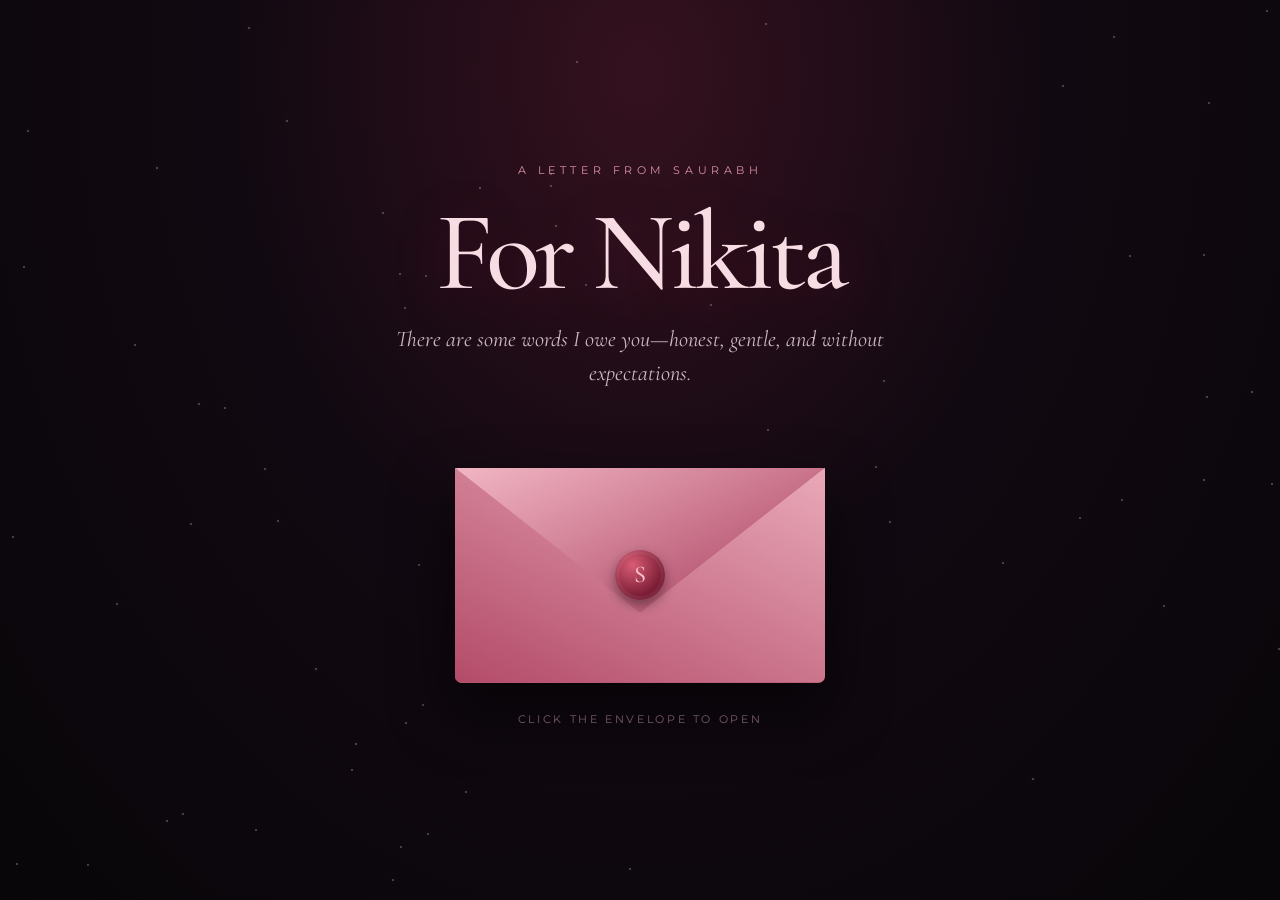
<file: index.html>
<!doctype html>
<html lang="en"><head><meta charset="UTF-8"><meta name="viewport" content="width=device-width,initial-scale=1"><meta name="theme-color" content="#090609"><title>A Letter for Nikita</title><link rel="preconnect" href="https://fonts.googleapis.com"><link rel="preconnect" href="https://fonts.gstatic.com" crossorigin><link href="https://fonts.googleapis.com/css2?family=Cormorant+Garamond:ital,wght@0,400;0,500;1,500&family=Montserrat:wght@300;400&display=swap" rel="stylesheet"><link rel="stylesheet" href="style.css"></head>
<body class="envelope-page"><div class="sky" id="stars"></div><div class="petals" id="petals"></div><main class="envelope-stage"><div class="eyebrow">A letter from Saurabh</div><h1 class="envelope-title">For Nikita</h1><p class="envelope-subtitle">There are some words I owe you—honest, gentle, and without expectations.</p><button class="envelope" id="envelope" aria-label="Open Saurabh's letter for Nikita"><span class="letter-paper"><b>Nikita,</b><em>this is for you…</em></span><span class="envelope-back"></span><span class="envelope-front"></span><span class="envelope-flap"></span><span class="wax-seal">S</span></button><p class="open-hint">Click the envelope to open</p></main><div class="page-transition" aria-hidden="true"><span>♥</span></div><script src="script.js"></script></body></html>
</file>
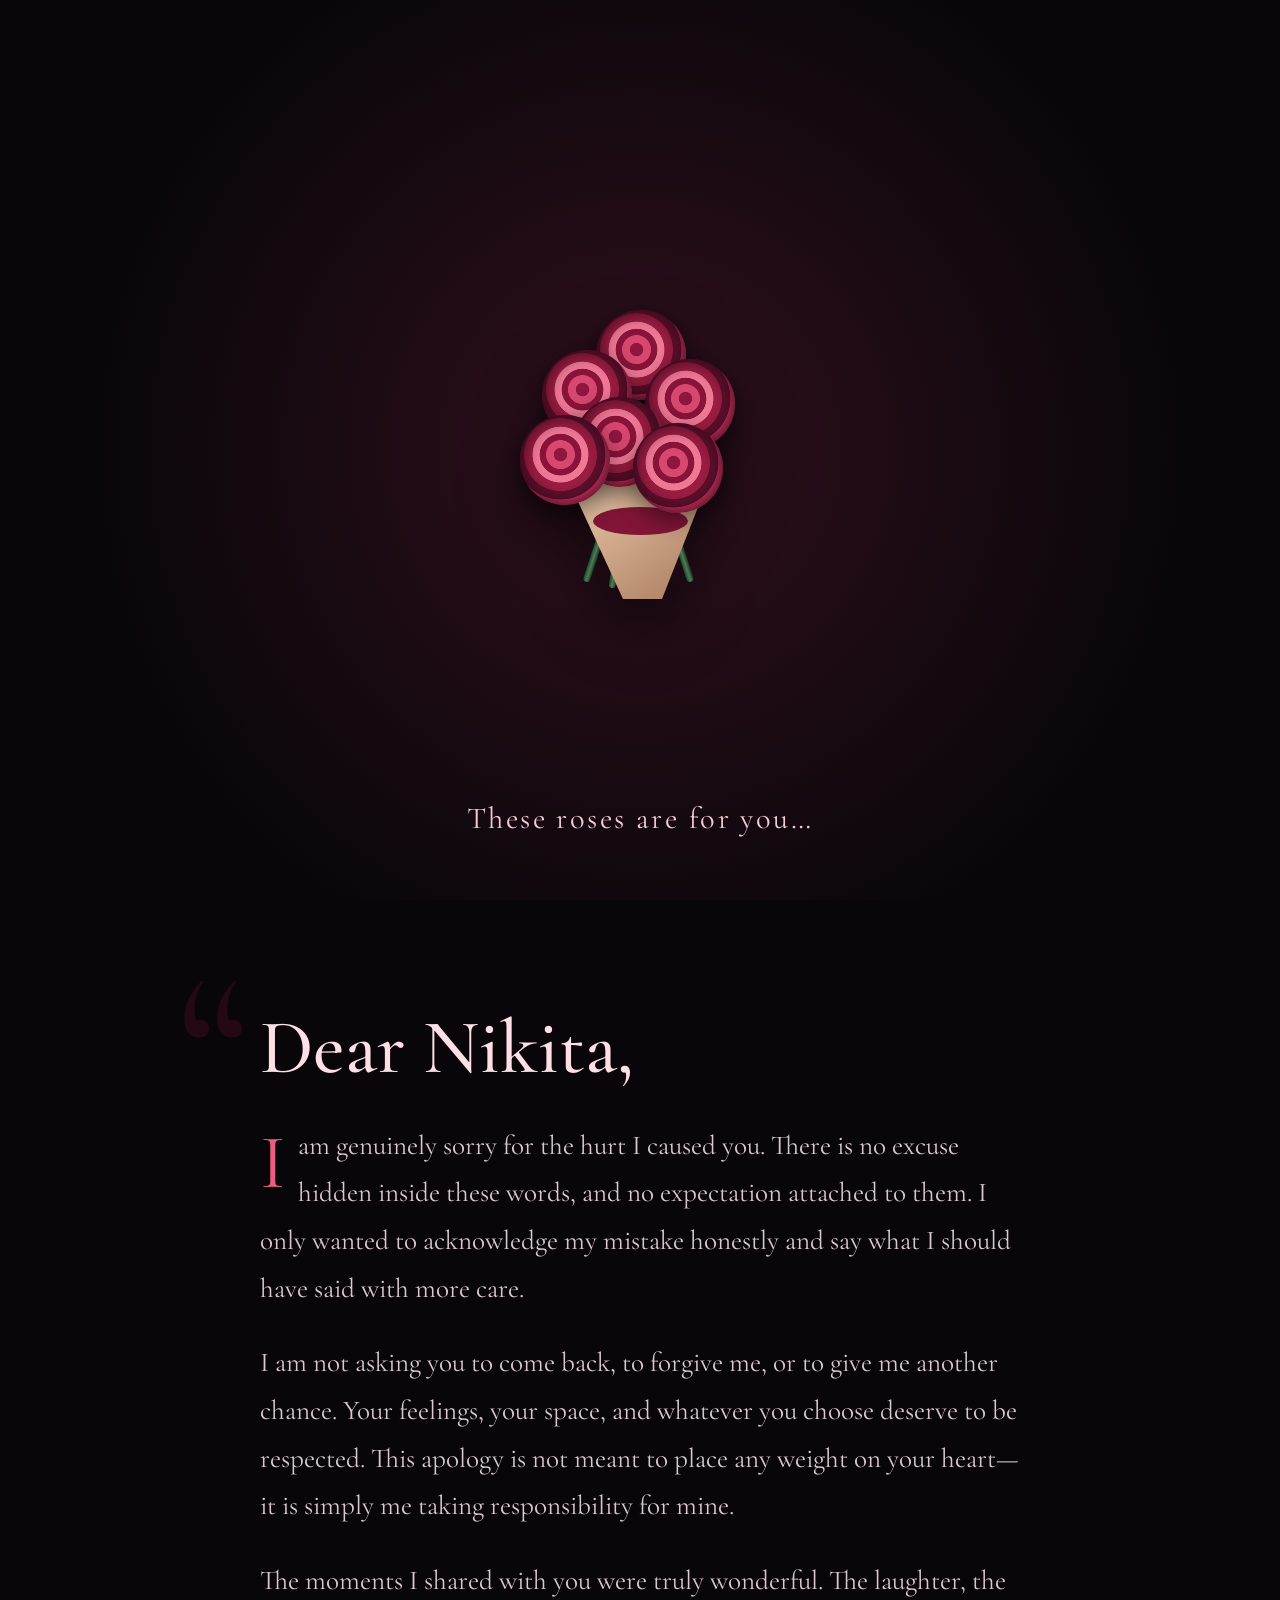
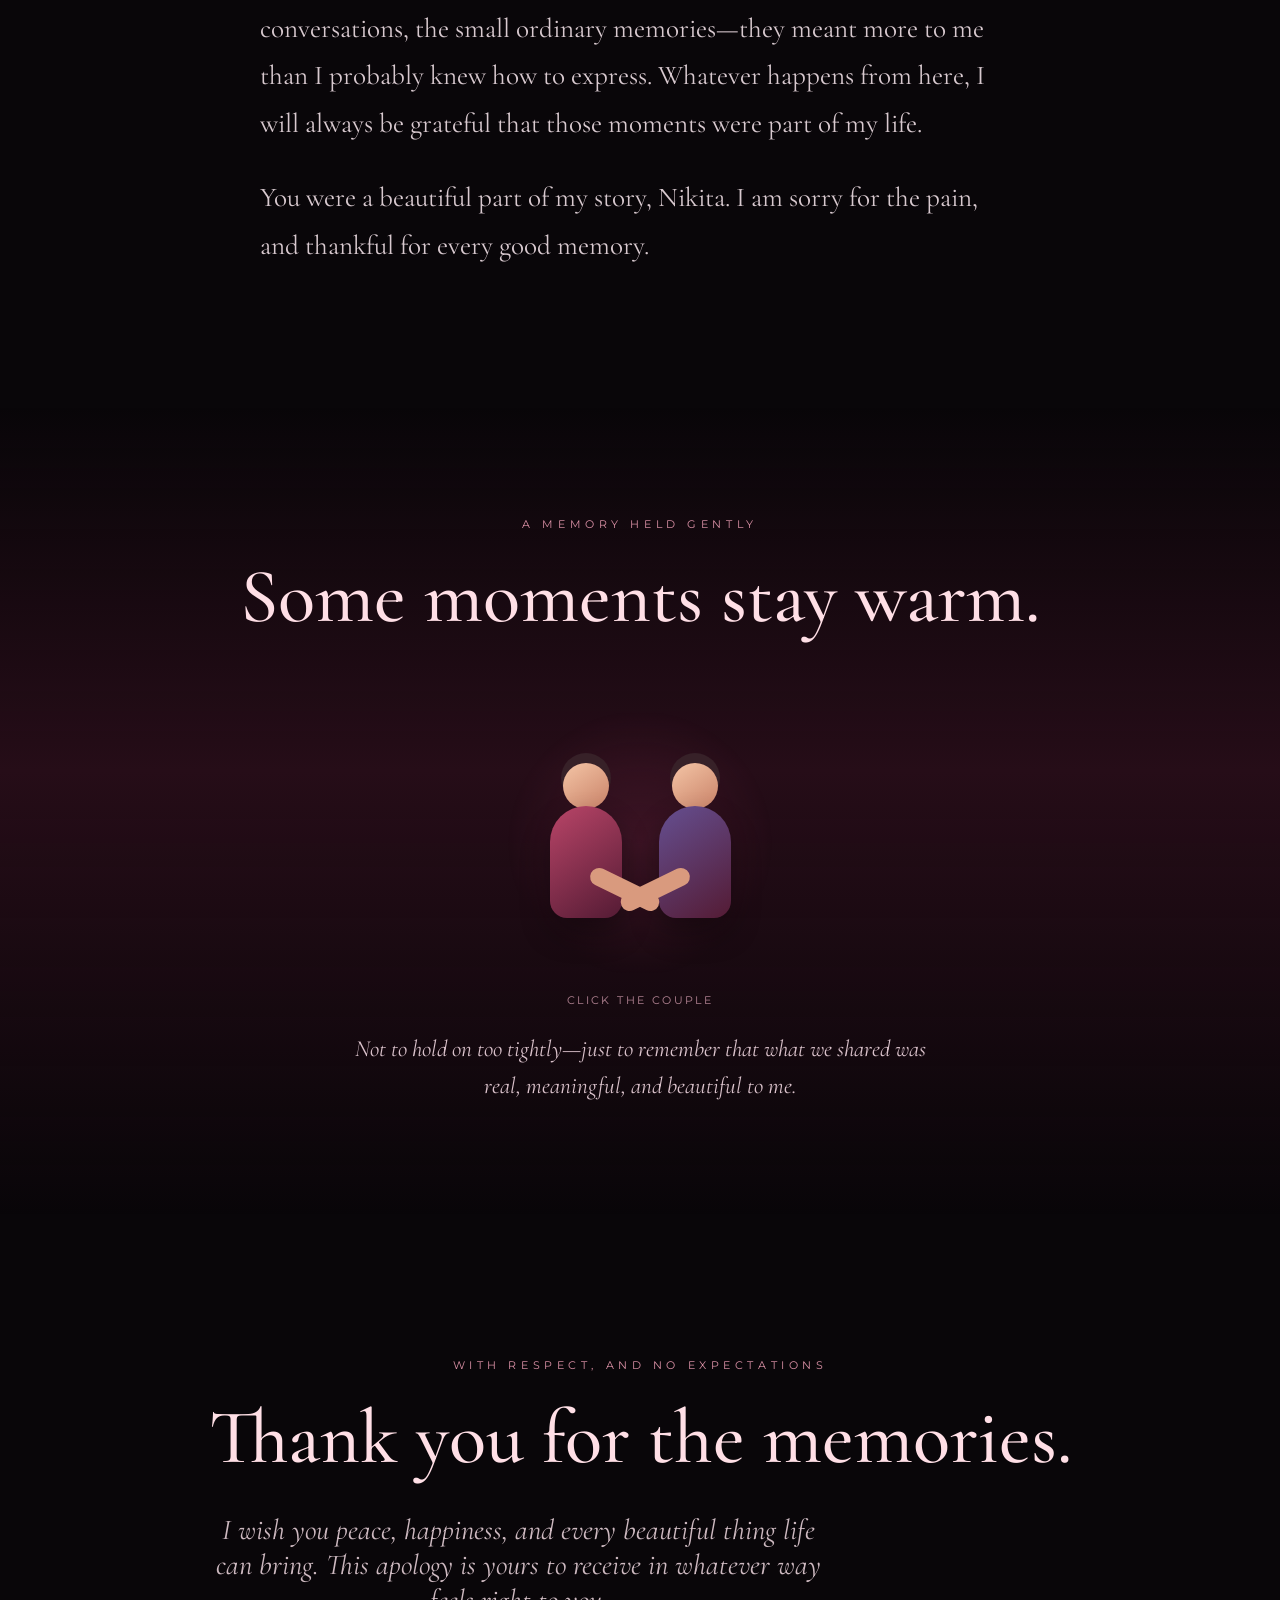
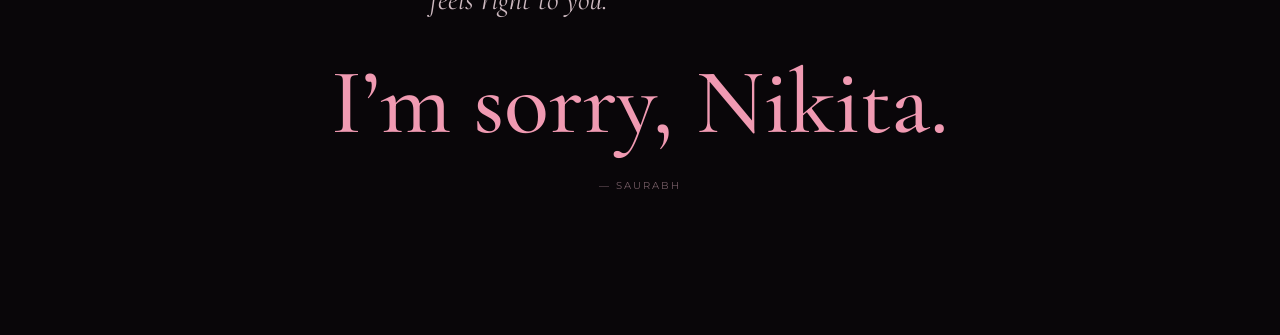
<file: letter.html>
﻿<!doctype html>
<html lang="en"><head><meta charset="UTF-8"><meta name="viewport" content="width=device-width,initial-scale=1"><meta name="theme-color" content="#090609"><title>For Nikita — A Genuine Sorry</title>
<link rel="preconnect" href="https://fonts.googleapis.com"><link rel="preconnect" href="https://fonts.gstatic.com" crossorigin><link href="https://fonts.googleapis.com/css2?family=Cormorant+Garamond:ital,wght@0,400;0,500;1,500&family=Montserrat:wght@300;400&display=swap" rel="stylesheet">
<link rel="stylesheet" href="style.css"></head><body><div class="sky" id="stars"></div><div class="petals" id="petals"></div>
<div class="intro" id="intro"><div class="bouquet" aria-label="A bouquet of roses"><i class="stem"></i><i class="stem s2"></i><i class="stem s3"></i><i class="stem s4"></i><i class="wrap"></i><i class="ribbon"></i><i class="rose r1"></i><i class="rose r2"></i><i class="rose r3"></i><i class="rose r4"></i><i class="rose r5"></i><i class="rose r6"></i></div><div class="intro-copy">These roses are for you…</div></div>
<main><section class="hero"><div class="hero-inner"><div class="eyebrow">For Nikita, with honesty</div><h1>I am <em>truly sorry.</em></h1><p class="subtitle">This is not a request, and I expect nothing from you. It is simply the apology you deserve—from Saurabh.</p><div class="heart" aria-label="A beating heart"></div><a class="scroll" href="#letter">Read my heart ↓</a></div></section>
<section id="letter"><article class="letter"><h2>Dear Nikita,</h2><p>I am genuinely sorry for the hurt I caused you. There is no excuse hidden inside these words, and no expectation attached to them. I only wanted to acknowledge my mistake honestly and say what I should have said with more care.</p><p>I am not asking you to come back, to forgive me, or to give me another chance. Your feelings, your space, and whatever you choose deserve to be respected. This apology is not meant to place any weight on your heart—it is simply me taking responsibility for mine.</p><p>The moments I shared with you were truly wonderful. The laughter, the conversations, the small ordinary memories—they meant more to me than I probably knew how to express. Whatever happens from here, I will always be grateful that those moments were part of my life.</p><p>You were a beautiful part of my story, Nikita. I am sorry for the pain, and thankful for every good memory.</p></article></section>
<section class="promise-wrap"><div class="memory-wrap"><div class="eyebrow">A memory held gently</div><h2>Some moments stay warm.</h2><button class="couple" id="couple" aria-label="Click to make the couple hug" aria-pressed="false"><span class="person a"><i class="arm"></i></span><span class="person b"><i class="arm"></i></span><span class="hug-heart">♥</span></button><div class="click-note">Click the couple</div><p class="memory-line">Not to hold on too tightly—just to remember that what we shared was real, meaningful, and beautiful to me.</p></div></section>
<section class="final"><div><div class="eyebrow">With respect, and no expectations</div><h2>Thank you for the memories.</h2><p>I wish you peace, happiness, and every beautiful thing life can bring. This apology is yours to receive in whatever way feels right to you.</p><div class="signature">I’m sorry, Nikita.</div><div class="tiny">— Saurabh</div></div></section></main>
<script src="script.js"></script></body></html>
</file>
<file: style.css>
﻿:root{--rose:#e95d83;--cream:#fff7f3;--night:#090609}*{box-sizing:border-box}html{scroll-behavior:smooth}body{margin:0;color:var(--cream);background:var(--night);font-family:Montserrat,sans-serif;overflow-x:hidden}.sky,.petals{position:fixed;inset:0;pointer-events:none;overflow:hidden}.sky{z-index:0;background:radial-gradient(ellipse at 50% 8%,#35111f,#110911 45%,#080609)}.star{position:absolute;width:2px;height:2px;border-radius:50%;background:#fff;box-shadow:0 0 8px #fff;animation:twinkle var(--d) ease-in-out infinite;opacity:.3}@keyframes twinkle{50%{opacity:1;transform:scale(1.8)}}.petal{position:absolute;top:-10%;width:12px;height:18px;border-radius:80% 15% 70% 20%;background:linear-gradient(135deg,#ff9db7,#8e2447);opacity:.65;animation:fall var(--fall) linear infinite}@keyframes fall{to{transform:translate3d(var(--drift),115vh,0) rotate(720deg)}}
.intro{position:fixed;inset:0;z-index:30;display:grid;place-items:center;background:radial-gradient(circle,#30101d,#09060b 70%);transition:opacity 1s,visibility 1s}.intro.done{opacity:0;visibility:hidden}.bouquet{width:300px;height:330px;position:relative;filter:drop-shadow(0 28px 28px #0008);animation:arrive 1.3s .2s both}@keyframes arrive{from{opacity:0;transform:translateY(25px) scale(.6)}}.rose{position:absolute;width:90px;height:90px;border-radius:50%;background:radial-gradient(circle at 45% 44%,#8f173f 0 9%,#d74770 10% 20%,#891439 21% 29%,#ef7897 30% 39%,#9b1d42 40% 51%,#5d102b 52% 63%,#c8325e 64% 74%,#530d25 75%);box-shadow:inset 0 0 18px #300718,0 8px 22px #0007;animation:bloom 1.2s var(--delay) both}@keyframes bloom{from{transform:scale(0) rotate(-30deg)}}.r1{left:106px;top:25px;--delay:.6s}.r2{left:52px;top:65px;--delay:.8s}.r3{left:155px;top:74px;--delay:.95s}.r4{left:85px;top:112px;--delay:1.1s}.r5{left:143px;top:138px;--delay:1.25s}.r6{left:30px;top:130px;--delay:1.35s}.stem{position:absolute;width:7px;height:170px;top:135px;left:145px;background:linear-gradient(90deg,#1d4a30,#4d7c53,#173624);transform-origin:top;border-radius:5px}.s2{transform:rotate(18deg)}.s3{transform:rotate(-18deg)}.s4{transform:rotate(9deg)}.wrap{position:absolute;left:73px;top:184px;width:150px;height:130px;background:linear-gradient(145deg,#f1d2b2,#a9785d);clip-path:polygon(0 0,100% 0,66% 100%,40% 100%)}.ribbon{position:absolute;left:103px;top:222px;width:95px;height:28px;border-radius:50%;background:#811538}.intro-copy{position:absolute;bottom:7vh;width:100%;text-align:center;font:clamp(1.3rem,4vw,1.9rem) "Cormorant Garamond";color:#f6c9d5;letter-spacing:.08em;animation:fade 1s 1.6s both}@keyframes fade{from{opacity:0}}
main{position:relative;z-index:2}.hero{min-height:100svh;display:grid;place-items:center;text-align:center;padding:80px 22px}.hero-inner{max-width:900px;animation:up 1.3s 2.8s both}@keyframes up{from{opacity:0;transform:translateY(24px)}}.eyebrow{text-transform:uppercase;font-size:.68rem;letter-spacing:.42em;color:#db91a6;margin-bottom:28px}h1,h2{font-family:"Cormorant Garamond",serif;font-weight:500;margin:0}h1{font-size:clamp(4rem,12vw,8.2rem);line-height:.79;letter-spacing:-.045em;text-shadow:0 10px 50px #7c173f66}h1 em{display:block;color:#e889a4;font-weight:400}.subtitle{max-width:570px;margin:34px auto;font:italic clamp(1.2rem,3vw,1.55rem)/1.5 "Cormorant Garamond";color:#dec9d0}.heart{width:50px;height:50px;position:relative;margin:58px auto 50px;transform:rotate(-45deg);background:linear-gradient(135deg,#ff789c,#c72f5a);border-radius:5px 0 7px 0;box-shadow:-8px 8px 32px #e75b8199;animation:beat 1.25s infinite}.heart:before,.heart:after{content:"";position:absolute;width:50px;height:50px;background:inherit;border-radius:50%}.heart:before{top:-25px;left:0}.heart:after{top:0;left:25px}@keyframes beat{0%,100%{transform:rotate(-45deg) scale(.88)}15%{transform:rotate(-45deg) scale(1.08)}28%{transform:rotate(-45deg) scale(.96)}42%{transform:rotate(-45deg) scale(1.06)}70%{transform:rotate(-45deg) scale(.88)}}.scroll{color:#a78691;font-size:.65rem;letter-spacing:.25em;text-transform:uppercase;text-decoration:none}
section{padding:110px 24px}.letter{max-width:760px;margin:auto;position:relative}.letter:before{content:"“";position:absolute;left:-85px;top:-70px;font:14rem/1 "Cormorant Garamond";color:#8f173f33}h2{font-size:clamp(2.8rem,7vw,4.8rem);line-height:1;color:#ffdfe6;margin-bottom:35px}.letter p{font:clamp(1.28rem,2.7vw,1.7rem)/1.75 "Cormorant Garamond";color:#d8c9cf}.letter p:first-of-type:first-letter{float:left;font-size:4.8rem;line-height:.8;padding:10px 12px 0 0;color:var(--rose)}.promise-wrap{background:linear-gradient(180deg,transparent,#260d18 45%,transparent)}.promises{max-width:1000px;margin:auto;text-align:center}.cards{display:grid;grid-template-columns:repeat(3,1fr);gap:18px;margin-top:55px}.card{padding:45px 28px;border:1px solid #ffffff18;background:#ffffff08;backdrop-filter:blur(10px);transition:.35s}.card:hover{transform:translateY(-8px);border-color:#e75b8166}.card b{display:block;font:500 2rem "Cormorant Garamond";color:#f0a4b9;margin-bottom:15px}.card span{color:#bdaeb4;font-size:.86rem;line-height:1.8}.final{min-height:80vh;display:grid;place-items:center;text-align:center}.final p{font:italic clamp(1.3rem,3vw,1.8rem) "Cormorant Garamond";color:#cdb9c0;max-width:620px}.signature{font:500 clamp(3rem,8vw,5.8rem) "Cormorant Garamond";color:#f09ab2;margin:20px 0}.tiny{color:#755c65;font-size:.65rem;letter-spacing:.2em;text-transform:uppercase}@media(max-width:700px){.cards{grid-template-columns:1fr}.letter:before{left:0}.card{padding:32px 24px}section{padding:85px 22px}}@media(prefers-reduced-motion:reduce){*,*:before,*:after{animation-duration:.01ms!important;animation-iteration-count:1!important}.intro{display:none}}
.glitter{position:fixed;z-index:50;pointer-events:none;width:7px;height:7px;background:#fff3b0;clip-path:polygon(50% 0,61% 36%,100% 50%,61% 61%,50% 100%,39% 61%,0 50%,39% 36%);filter:drop-shadow(0 0 5px #ffd4df);animation:spark .75s ease-out forwards}@keyframes spark{to{opacity:0;transform:translate(var(--gx),var(--gy)) rotate(180deg) scale(.1)}}.memory-wrap{max-width:850px;margin:auto;text-align:center}.couple{position:relative;width:290px;height:260px;margin:42px auto 20px;border:0;background:radial-gradient(circle,#6d24405c,transparent 68%);cursor:pointer;touch-action:manipulation}.person{position:absolute;top:50px;width:85px;height:165px;transition:transform .85s cubic-bezier(.2,.8,.2,1)}.person:before{content:"";position:absolute;left:20px;top:0;width:46px;height:46px;border-radius:50%;background:linear-gradient(145deg,#f4c5a6,#c98268);box-shadow:0 -8px 0 2px #372128}.person:after{content:"";position:absolute;left:7px;top:43px;width:72px;height:112px;border-radius:38px 38px 18px 18px;background:linear-gradient(145deg,var(--shirt),#541b34);box-shadow:0 15px 30px #0005}.person.a{left:48px;--shirt:#b94568}.person.b{right:48px;--shirt:#654f91}.arm{position:absolute;z-index:3;top:101px;width:75px;height:18px;border-radius:20px;background:#d99a7e;transition:transform .85s}.a .arm{left:48px;transform:rotate(26deg);transform-origin:left}.b .arm{right:48px;transform:rotate(-26deg);transform-origin:right}.couple.hug .a{transform:translateX(42px) rotate(4deg)}.couple.hug .b{transform:translateX(-42px) rotate(-4deg)}.couple.hug .a .arm{transform:rotate(-12deg) scaleX(1.15)}.couple.hug .b .arm{transform:rotate(12deg) scaleX(1.15)}.hug-heart{position:absolute;left:132px;top:40px;font-size:1.8rem;color:#ff7c9e;opacity:0;transform:translateY(20px) scale(.5);transition:.8s}.couple.hug .hug-heart{opacity:1;transform:translateY(-8px) scale(1.2);animation:floatHeart 1.5s infinite alternate}@keyframes floatHeart{to{transform:translateY(-20px) scale(1.35)}}.click-note{font-size:.68rem;letter-spacing:.22em;text-transform:uppercase;color:#b58695}.memory-line{max-width:600px;margin:24px auto 0;font:italic 1.45rem/1.6 "Cormorant Garamond";color:#d9c1ca}@media(max-width:700px){.couple{transform:scale(.9);margin-block:25px 5px}}@media(pointer:coarse){.glitter{display:none}}
.envelope-page{min-height:100svh;overflow:hidden}.envelope-stage{position:relative;z-index:2;min-height:100svh;display:flex;flex-direction:column;align-items:center;justify-content:center;text-align:center;padding:35px 20px}.envelope-title{font-size:clamp(4rem,11vw,7rem);line-height:.85;color:#f8dce4}.envelope-subtitle{max-width:500px;margin:22px auto 8px;font:italic clamp(1.1rem,3vw,1.4rem)/1.5 "Cormorant Garamond";color:#cdb7c0}.envelope{position:relative;width:min(370px,82vw);height:250px;margin:35px auto 20px;border:0;background:transparent;cursor:pointer;perspective:900px;filter:drop-shadow(0 28px 30px #0009);transition:transform .35s}.envelope-back{position:absolute;inset:35px 0 0;background:linear-gradient(145deg,#df9aaa,#8e304e);border-radius:7px}.envelope-front{position:absolute;z-index:4;inset:35px 0 0;background:linear-gradient(25deg,#b34b69,#e9a9b8);clip-path:polygon(0 0,50% 53%,100% 0,100% 100%,0 100%);border-radius:0 0 7px 7px}.envelope-flap{position:absolute;z-index:5;left:0;right:0;top:35px;height:145px;background:linear-gradient(155deg,#f1b6c3,#a83c5d);clip-path:polygon(0 0,100% 0,50% 100%);transform-origin:top;transition:transform 1s cubic-bezier(.2,.75,.2,1),z-index 0s .3s}.letter-paper{position:absolute;z-index:3;left:9%;right:9%;top:50px;height:175px;padding:32px 15px;background:linear-gradient(#fffaf3,#f0ded5);color:#6a2a3f;font:1.5rem "Cormorant Garamond";transition:transform 1s .45s cubic-bezier(.2,.8,.2,1);box-shadow:0 8px 20px #0003}.letter-paper b,.letter-paper em{display:block}.letter-paper em{font-size:1rem;margin-top:12px}.wax-seal{position:absolute;z-index:7;left:calc(50% - 25px);top:117px;width:50px;height:50px;display:grid;place-items:center;border-radius:50%;background:radial-gradient(circle at 35% 30%,#d95c75,#72172f 72%);color:#f6c5ce;font:500 1.5rem "Cormorant Garamond";box-shadow:0 5px 12px #0006,inset 0 0 0 4px #ffffff12;transition:.4s}.envelope:hover{transform:translateY(-5px)}.envelope.open .envelope-flap{z-index:2;transform:rotateX(180deg)}.envelope.open .letter-paper{z-index:6;transform:translateY(-112px)}.envelope.open .wax-seal{opacity:0;transform:scale(.3)}.open-hint{font-size:.66rem;letter-spacing:.25em;text-transform:uppercase;color:#9f7886;animation:hint 1.8s infinite}@keyframes hint{50%{opacity:.45}}.page-transition{position:fixed;z-index:80;inset:0;display:grid;place-items:center;background:#2d0e1b;clip-path:circle(0 at 50% 50%);pointer-events:none;transition:clip-path 1s cubic-bezier(.7,0,.3,1)}.page-transition span{font-size:4rem;color:#ef7897;animation:beatPlain .8s infinite alternate}.page-transition.show{clip-path:circle(150% at 50% 50%)}@keyframes beatPlain{to{transform:scale(1.25)}}@media(max-width:500px){.envelope{height:230px}.envelope-title{font-size:4.5rem}}
</file>
